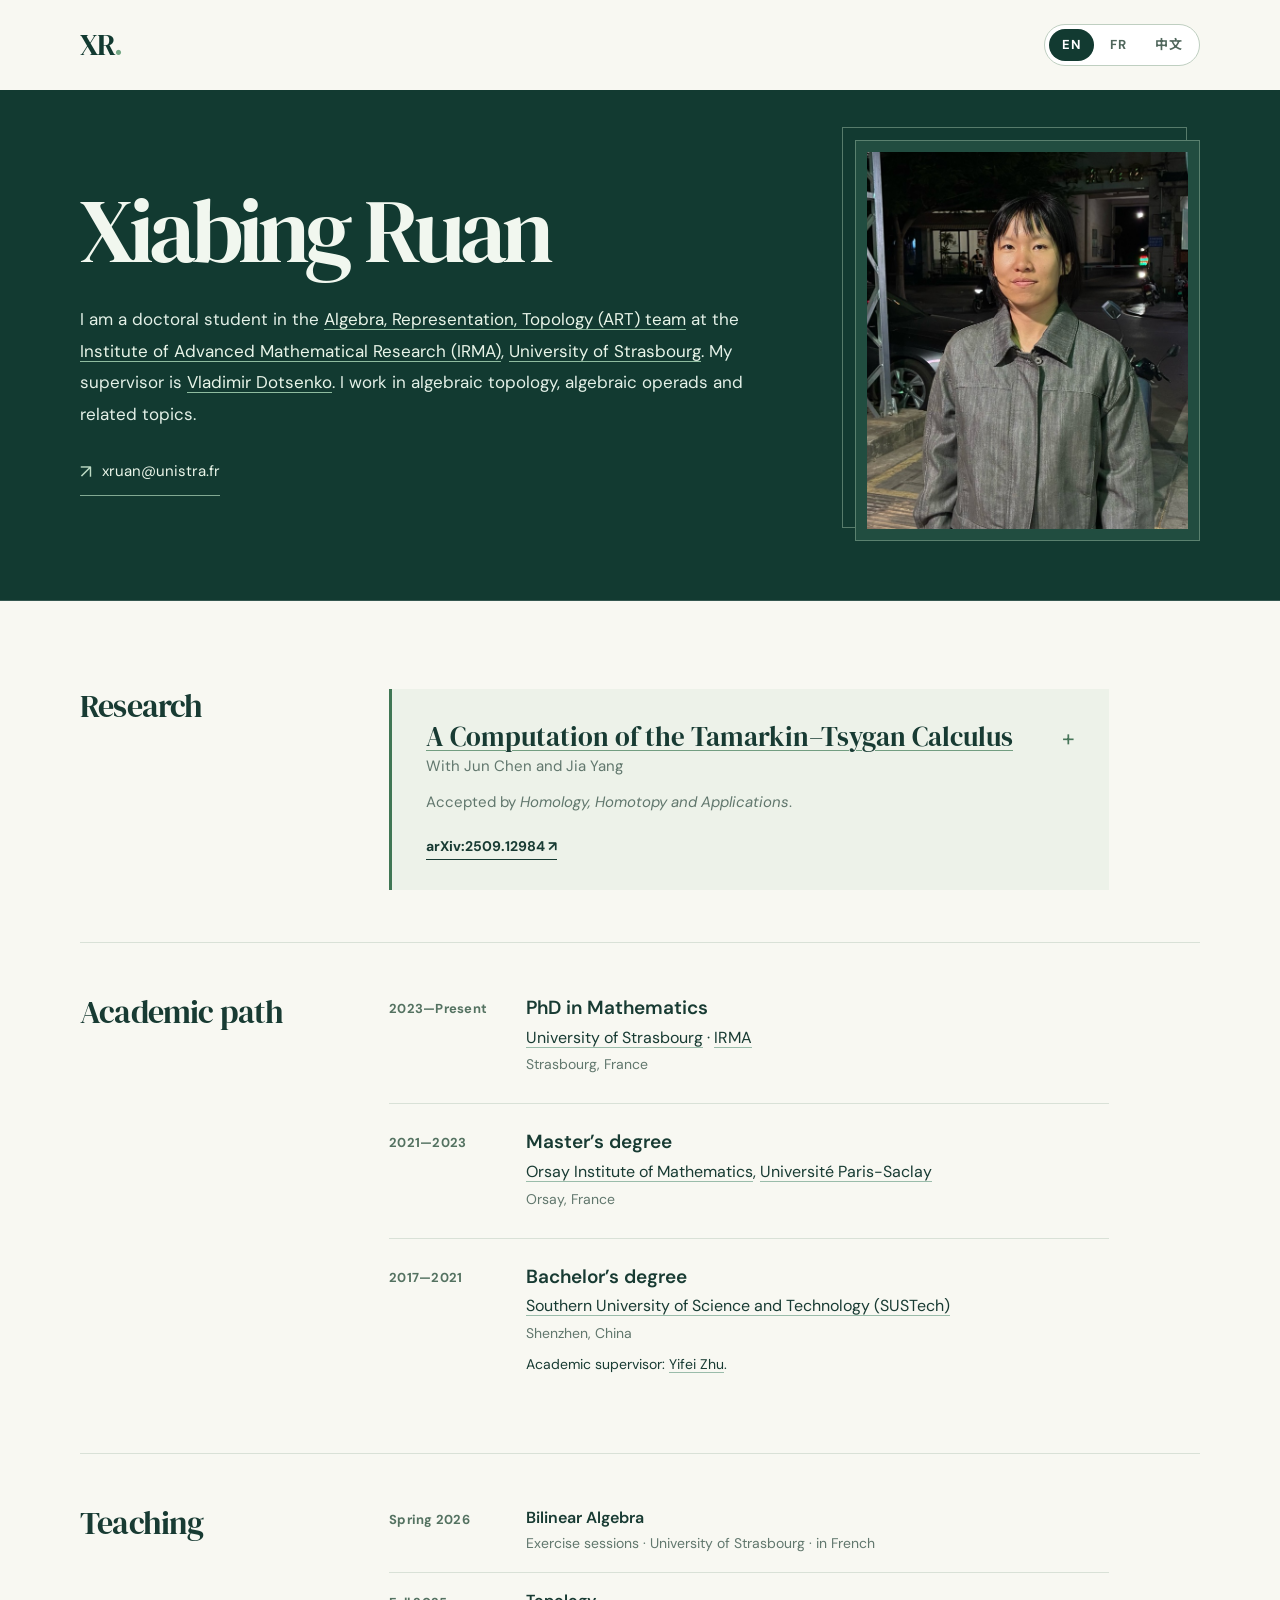
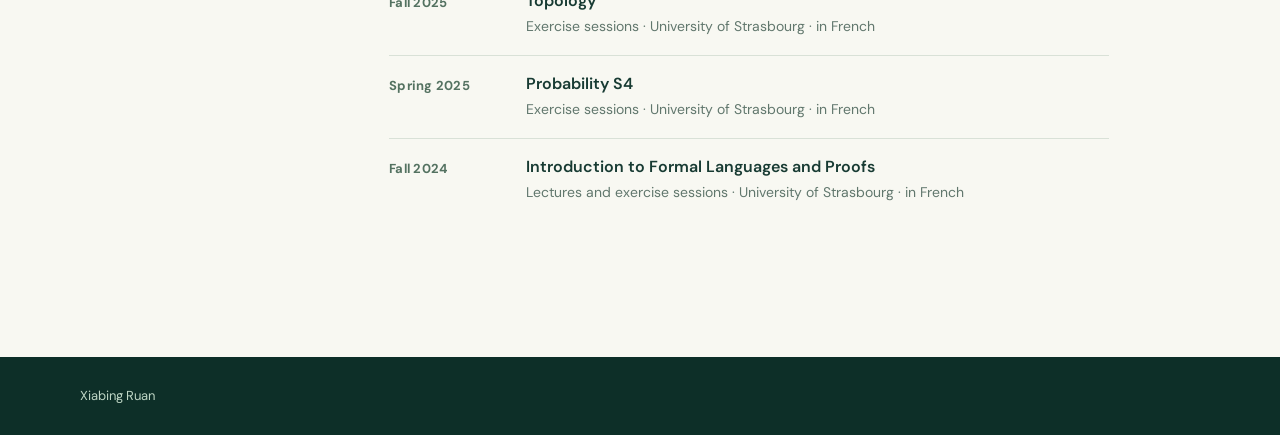
<file: index.html>
<!doctype html>
<html lang="en">
<head>
<meta charset="utf-8"><meta name="viewport" content="width=device-width, initial-scale=1">
<meta name="theme-color" content="#123a31">
<meta name="description" content="PhD student in mathematics — homological algebra, algebraic operads, research and teaching.">
<title>Xiabing Ruan | Mathematics</title>
<link rel="alternate" hreflang="en" href="index.html">
<link rel="alternate" hreflang="fr" href="fr.html">
<link rel="alternate" hreflang="zh-CN" href="zh.html">
<link rel="stylesheet" href="style.css">
</head>
<body class="lang-en">
<a class="skip-link" href="#main">Skip to content</a>
<header class="site-header wrap">
  <a class="wordmark" href="index.html" aria-label="Xiabing Ruan">XR<span class="wordmark-dot">.</span></a>
  <nav class="language-switch" aria-label="Language / Langue / 语言"><a href="index.html" lang="en" hreflang="en" aria-current="page">EN</a><a href="fr.html" lang="fr" hreflang="fr">FR</a><a href="zh.html" lang="zh-CN" hreflang="zh-CN">中文</a></nav>
</header>
<main id="main">
  <section class="hero">
    <div class="wrap hero-grid">
      <div class="hero-copy">
        <h1>Xiabing Ruan</h1>
        <p class="hero-bio">I am a doctoral student in the <a href="https://irma.math.unistra.fr/teams/art.html" target="_blank" rel="noopener noreferrer">Algebra, Representation, Topology (ART) team</a> at the <a href="https://irma.math.unistra.fr/" target="_blank" rel="noopener noreferrer">Institute of Advanced Mathematical Research (IRMA)</a>, <a href="https://en.unistra.fr/" target="_blank" rel="noopener noreferrer">University of Strasbourg</a>. My supervisor is <a href="https://irma.math.unistra.fr/~dotsenko/" target="_blank" rel="noopener noreferrer">Vladimir Dotsenko</a>. I work in algebraic topology, algebraic operads and related topics.</p>
        <a class="email-link" href="mailto:xruan@unistra.fr"><span class="mail-icon" aria-hidden="true">↗</span> xruan@unistra.fr</a>
      </div>
      <div class="portrait-outer"><div class="portrait-frame"><div class="portrait-crop"><img class="portrait-image" src="portrait.jpeg" alt="Portrait of Xiabing Ruan" width="1122" height="1536"></div></div></div>
    </div>
  </section>
  <div class="wrap content-grid">
    <div class="content-main">
      <section class="section-block" id="research"><div class="section-heading"><h2>Research</h2></div><div class="section-content"><article class="paper"><details class="paper-details"><summary><span class="paper-title">A Computation of the Tamarkin–Tsygan Calculus</span></summary><div class="abstract"><p>We compute the full Tamarkin-Tsygan calculus of a Koszul algebra whose global dimension exceeds the number of generators. Our results show that even for algebras possessing an economic presentation and agreeable homological properties, the Hochschild (co)homology, as well as the structure of the Tamarkin--Tsygan calculus may exhibit a rather intricate behavior.</p></div></details><p>With Jun Chen and Jia Yang</p><p class="publication-status">Accepted by <em>Homology, Homotopy and Applications</em>.</p><a class="paper-link" href="https://arxiv.org/abs/2509.12984" target="_blank" rel="noopener noreferrer">arXiv:2509.12984 <span aria-hidden="true">↗</span></a></article></div></section>
      <section class="section-block" id="academic"><div class="section-heading"><h2>Academic path</h2></div><div class="section-content"><ol class="academic-list"><li><span class="years">2023—Present</span><div><h3>PhD in Mathematics</h3><p><a href="https://en.unistra.fr/" target="_blank" rel="noopener noreferrer">University of Strasbourg</a> · <a href="https://irma.math.unistra.fr/" target="_blank" rel="noopener noreferrer">IRMA</a></p><span class="place">Strasbourg, France</span></div></li><li><span class="years">2021—2023</span><div><h3>Master’s degree</h3><p><a href="https://www.imo.universite-paris-saclay.fr/en/" target="_blank" rel="noopener noreferrer">Orsay Institute of Mathematics</a>, <a href="https://www.universite-paris-saclay.fr/en" target="_blank" rel="noopener noreferrer">Université Paris-Saclay</a></p><span class="place">Orsay, France</span></div></li><li><span class="years">2017—2021</span><div><h3>Bachelor’s degree</h3><p><a href="https://www.sustech.edu.cn/en/" target="_blank" rel="noopener noreferrer">Southern University of Science and Technology (SUSTech)</a></p><span class="place">Shenzhen, China</span><p class="academic-note">Academic supervisor: <a href="https://yifeizhu.github.io/" target="_blank" rel="noopener noreferrer">Yifei Zhu</a>.</p></div></li></ol></div></section>
      <section class="section-block" id="teaching"><div class="section-heading"><h2>Teaching</h2></div><div class="section-content"><ul class="teaching-list"><li class="teaching-row"><span class="teaching-date">Spring 2026</span><div><strong>Bilinear Algebra</strong><span>Exercise sessions · University of Strasbourg · in French</span></div></li>
<li class="teaching-row"><span class="teaching-date">Fall 2025</span><div><strong>Topology</strong><span>Exercise sessions · University of Strasbourg · in French</span></div></li>
<li class="teaching-row"><span class="teaching-date">Spring 2025</span><div><strong>Probability S4</strong><span>Exercise sessions · University of Strasbourg · in French</span></div></li>
<li class="teaching-row"><span class="teaching-date">Fall 2024</span><div><strong>Introduction to Formal Languages and Proofs</strong><span>Lectures and exercise sessions · University of Strasbourg · in French</span></div></li></ul></div></section>
    </div>
  </div>
</main>
<footer class="footer"><div class="wrap footer-inner"><span>Xiabing Ruan</span></div></footer>
</body></html>
</file>
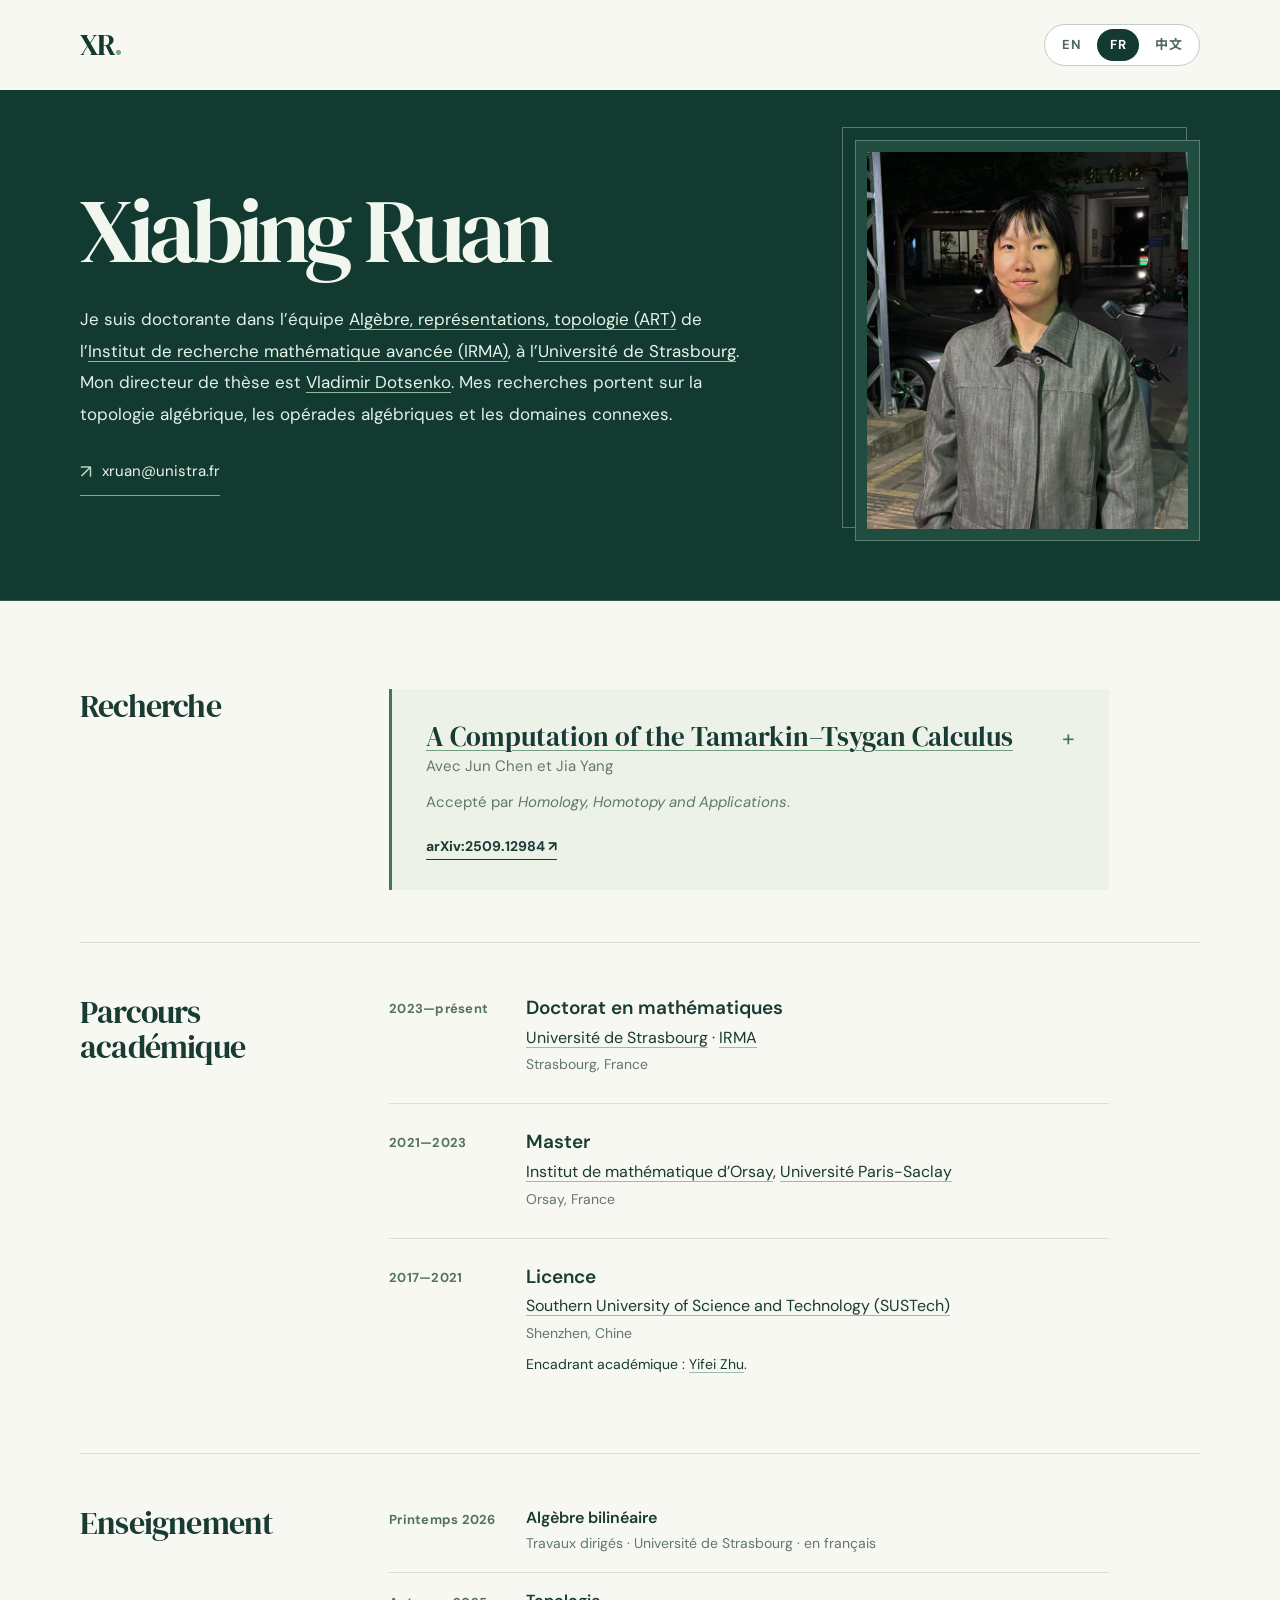
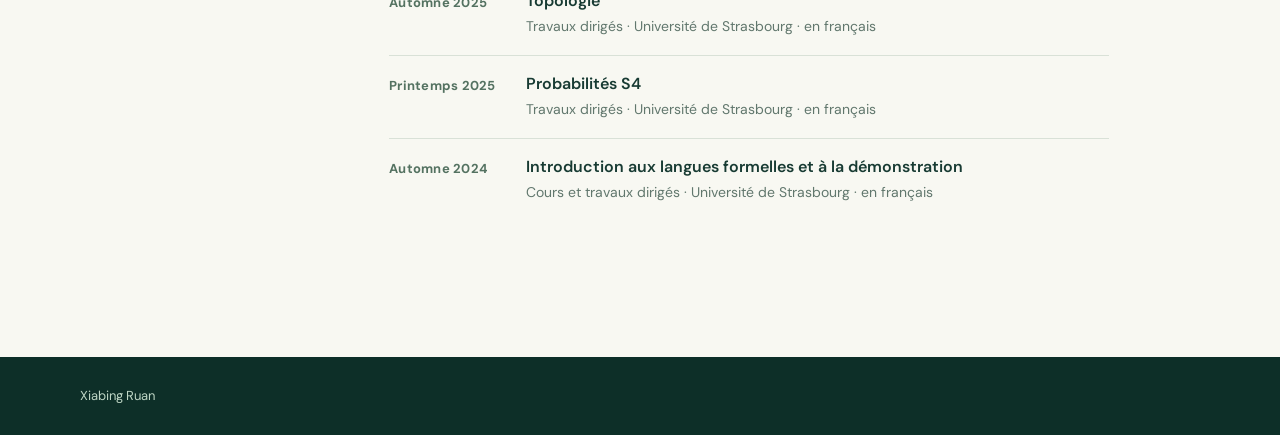
<file: fr.html>
<!doctype html>
<html lang="fr">
<head>
<meta charset="utf-8"><meta name="viewport" content="width=device-width, initial-scale=1">
<meta name="theme-color" content="#123a31">
<meta name="description" content="Doctorante en mathématiques — homological algebra, algebraic operads, research and teaching.">
<title>Xiabing Ruan | Mathématiques</title>
<link rel="alternate" hreflang="en" href="index.html">
<link rel="alternate" hreflang="fr" href="fr.html">
<link rel="alternate" hreflang="zh-CN" href="zh.html">
<link rel="stylesheet" href="style.css">
</head>
<body class="lang-fr">
<a class="skip-link" href="#main">Aller au contenu</a>
<header class="site-header wrap">
  <a class="wordmark" href="index.html" aria-label="Xiabing Ruan">XR<span class="wordmark-dot">.</span></a>
  <nav class="language-switch" aria-label="Language / Langue / 语言"><a href="index.html" lang="en" hreflang="en">EN</a><a href="fr.html" lang="fr" hreflang="fr" aria-current="page">FR</a><a href="zh.html" lang="zh-CN" hreflang="zh-CN">中文</a></nav>
</header>
<main id="main">
  <section class="hero">
    <div class="wrap hero-grid">
      <div class="hero-copy">
        <h1>Xiabing Ruan</h1>
        <p class="hero-bio">Je suis doctorante dans l’équipe <a href="https://irma.math.unistra.fr/teams/art.html" target="_blank" rel="noopener noreferrer">Algèbre, représentations, topologie (ART)</a> de l’<a href="https://irma.math.unistra.fr/" target="_blank" rel="noopener noreferrer">Institut de recherche mathématique avancée (IRMA)</a>, à l’<a href="https://en.unistra.fr/" target="_blank" rel="noopener noreferrer">Université de Strasbourg</a>. Mon directeur de thèse est <a href="https://irma.math.unistra.fr/~dotsenko/" target="_blank" rel="noopener noreferrer">Vladimir Dotsenko</a>. Mes recherches portent sur la topologie algébrique, les opérades algébriques et les domaines connexes.</p>
        <a class="email-link" href="mailto:xruan@unistra.fr"><span class="mail-icon" aria-hidden="true">↗</span> xruan@unistra.fr</a>
      </div>
      <div class="portrait-outer"><div class="portrait-frame"><div class="portrait-crop"><img class="portrait-image" src="portrait.jpeg" alt="Portrait de Xiabing Ruan" width="1122" height="1536"></div></div></div>
    </div>
  </section>
  <div class="wrap content-grid">
    <div class="content-main">
      <section class="section-block" id="research"><div class="section-heading"><h2>Recherche</h2></div><div class="section-content"><article class="paper"><details class="paper-details"><summary><span class="paper-title">A Computation of the Tamarkin–Tsygan Calculus</span></summary><div class="abstract"><p>We compute the full Tamarkin-Tsygan calculus of a Koszul algebra whose global dimension exceeds the number of generators. Our results show that even for algebras possessing an economic presentation and agreeable homological properties, the Hochschild (co)homology, as well as the structure of the Tamarkin--Tsygan calculus may exhibit a rather intricate behavior.</p></div></details><p>Avec Jun Chen et Jia Yang</p><p class="publication-status">Accepté par <em>Homology, Homotopy and Applications</em>.</p><a class="paper-link" href="https://arxiv.org/abs/2509.12984" target="_blank" rel="noopener noreferrer">arXiv:2509.12984 <span aria-hidden="true">↗</span></a></article></div></section>
      <section class="section-block" id="academic"><div class="section-heading"><h2>Parcours académique</h2></div><div class="section-content"><ol class="academic-list"><li><span class="years">2023—présent</span><div><h3>Doctorat en mathématiques</h3><p><a href="https://en.unistra.fr/" target="_blank" rel="noopener noreferrer">Université de Strasbourg</a> · <a href="https://irma.math.unistra.fr/" target="_blank" rel="noopener noreferrer">IRMA</a></p><span class="place">Strasbourg, France</span></div></li><li><span class="years">2021—2023</span><div><h3>Master</h3><p><a href="https://www.imo.universite-paris-saclay.fr/en/" target="_blank" rel="noopener noreferrer">Institut de mathématique d’Orsay</a>, <a href="https://www.universite-paris-saclay.fr/en" target="_blank" rel="noopener noreferrer">Université Paris-Saclay</a></p><span class="place">Orsay, France</span></div></li><li><span class="years">2017—2021</span><div><h3>Licence</h3><p><a href="https://www.sustech.edu.cn/en/" target="_blank" rel="noopener noreferrer">Southern University of Science and Technology (SUSTech)</a></p><span class="place">Shenzhen, Chine</span><p class="academic-note">Encadrant académique : <a href="https://yifeizhu.github.io/" target="_blank" rel="noopener noreferrer">Yifei Zhu</a>.</p></div></li></ol></div></section>
      <section class="section-block" id="teaching"><div class="section-heading"><h2>Enseignement</h2></div><div class="section-content"><ul class="teaching-list"><li class="teaching-row"><span class="teaching-date">Printemps 2026</span><div><strong>Algèbre bilinéaire</strong><span>Travaux dirigés · Université de Strasbourg · en français</span></div></li>
<li class="teaching-row"><span class="teaching-date">Automne 2025</span><div><strong>Topologie</strong><span>Travaux dirigés · Université de Strasbourg · en français</span></div></li>
<li class="teaching-row"><span class="teaching-date">Printemps 2025</span><div><strong>Probabilités S4</strong><span>Travaux dirigés · Université de Strasbourg · en français</span></div></li>
<li class="teaching-row"><span class="teaching-date">Automne 2024</span><div><strong>Introduction aux langues formelles et à la démonstration</strong><span>Cours et travaux dirigés · Université de Strasbourg · en français</span></div></li></ul></div></section>
    </div>
  </div>
</main>
<footer class="footer"><div class="wrap footer-inner"><span>Xiabing Ruan</span></div></footer>
</body></html>
</file>
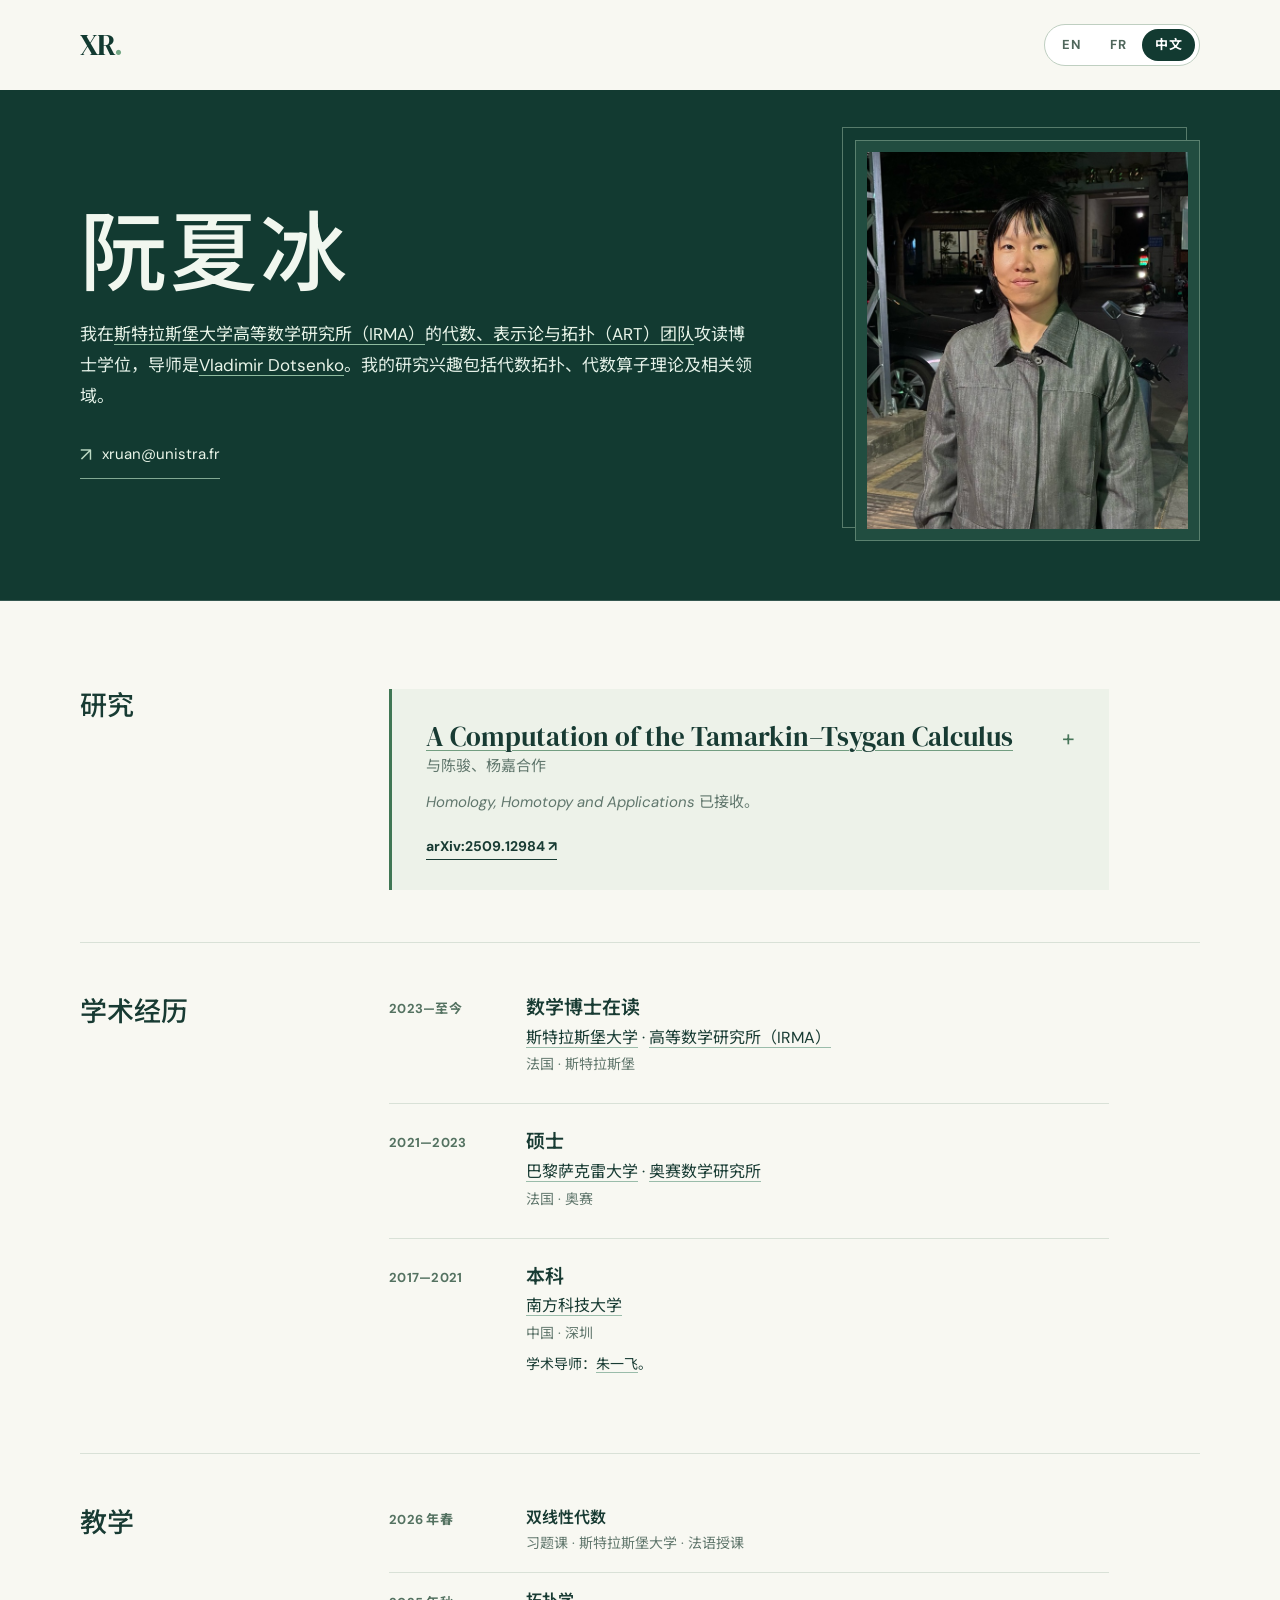
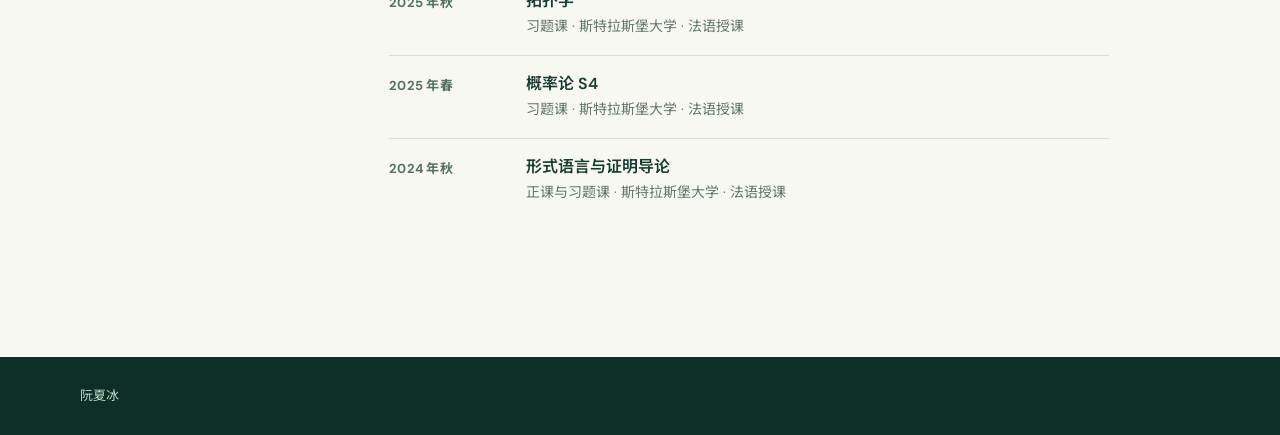
<file: zh.html>
<!doctype html>
<html lang="zh-CN">
<head>
<meta charset="utf-8"><meta name="viewport" content="width=device-width, initial-scale=1">
<meta name="theme-color" content="#123a31">
<meta name="description" content="数学博士生 — homological algebra, algebraic operads, research and teaching.">
<title>阮夏冰 | 数学</title>
<link rel="alternate" hreflang="en" href="index.html">
<link rel="alternate" hreflang="fr" href="fr.html">
<link rel="alternate" hreflang="zh-CN" href="zh.html">
<link rel="stylesheet" href="style.css">
</head>
<body class="lang-zh">
<a class="skip-link" href="#main">跳转到正文</a>
<header class="site-header wrap">
  <a class="wordmark" href="index.html" aria-label="Xiabing Ruan">XR<span class="wordmark-dot">.</span></a>
  <nav class="language-switch" aria-label="Language / Langue / 语言"><a href="index.html" lang="en" hreflang="en">EN</a><a href="fr.html" lang="fr" hreflang="fr">FR</a><a href="zh.html" lang="zh-CN" hreflang="zh-CN" aria-current="page">中文</a></nav>
</header>
<main id="main">
  <section class="hero">
    <div class="wrap hero-grid">
      <div class="hero-copy">
        <h1>阮夏冰</h1>
        <p class="hero-bio">我在<a href="https://en.unistra.fr/" target="_blank" rel="noopener noreferrer">斯特拉斯堡大学</a><a href="https://irma.math.unistra.fr/" target="_blank" rel="noopener noreferrer">高等数学研究所（IRMA）</a>的<a href="https://irma.math.unistra.fr/teams/art.html" target="_blank" rel="noopener noreferrer">代数、表示论与拓扑（ART）团队</a>攻读博士学位，导师是<a href="https://irma.math.unistra.fr/~dotsenko/" target="_blank" rel="noopener noreferrer">Vladimir Dotsenko</a>。我的研究兴趣包括代数拓扑、代数算子理论及相关领域。</p>
        <a class="email-link" href="mailto:xruan@unistra.fr"><span class="mail-icon" aria-hidden="true">↗</span> xruan@unistra.fr</a>
      </div>
      <div class="portrait-outer"><div class="portrait-frame"><div class="portrait-crop"><img class="portrait-image" src="portrait.jpeg" alt="Xiabing Ruan 的肖像" width="1122" height="1536"></div></div></div>
    </div>
  </section>
  <div class="wrap content-grid">
    <div class="content-main">
      <section class="section-block" id="research"><div class="section-heading"><h2>研究</h2></div><div class="section-content"><article class="paper"><details class="paper-details"><summary><span class="paper-title">A Computation of the Tamarkin–Tsygan Calculus</span></summary><div class="abstract"><p>We compute the full Tamarkin-Tsygan calculus of a Koszul algebra whose global dimension exceeds the number of generators. Our results show that even for algebras possessing an economic presentation and agreeable homological properties, the Hochschild (co)homology, as well as the structure of the Tamarkin--Tsygan calculus may exhibit a rather intricate behavior.</p></div></details><p>与陈骏、杨嘉合作</p><p class="publication-status"> <em>Homology, Homotopy and Applications</em> 已接收。</p><a class="paper-link" href="https://arxiv.org/abs/2509.12984" target="_blank" rel="noopener noreferrer">arXiv:2509.12984 <span aria-hidden="true">↗</span></a></article></div></section>
      <section class="section-block" id="academic"><div class="section-heading"><h2>学术经历</h2></div><div class="section-content"><ol class="academic-list"><li><span class="years">2023—至今</span><div><h3>数学博士在读</h3><p><a href="https://en.unistra.fr/" target="_blank" rel="noopener noreferrer">斯特拉斯堡大学</a> · <a href="https://irma.math.unistra.fr/" target="_blank" rel="noopener noreferrer">高等数学研究所（IRMA）</a></p><span class="place">法国 · 斯特拉斯堡</span></div></li><li><span class="years">2021—2023</span><div><h3>硕士</h3><p><a href="https://www.universite-paris-saclay.fr/en" target="_blank" rel="noopener noreferrer">巴黎萨克雷大学</a> · <a href="https://www.imo.universite-paris-saclay.fr/en/" target="_blank" rel="noopener noreferrer">奥赛数学研究所</a></p><span class="place">法国 · 奥赛</span></div></li><li><span class="years">2017—2021</span><div><h3>本科</h3><p><a href="https://www.sustech.edu.cn/en/" target="_blank" rel="noopener noreferrer">南方科技大学</a></p><span class="place">中国 · 深圳</span><p class="academic-note">学术导师：<a href="https://yifeizhu.github.io/" target="_blank" rel="noopener noreferrer">朱一飞</a>。</p></div></li></ol></div></section>
      <section class="section-block" id="teaching"><div class="section-heading"><h2>教学</h2></div><div class="section-content"><ul class="teaching-list"><li class="teaching-row"><span class="teaching-date">2026 年春</span><div><strong>双线性代数</strong><span>习题课 · 斯特拉斯堡大学 · 法语授课</span></div></li>
<li class="teaching-row"><span class="teaching-date">2025 年秋</span><div><strong>拓扑学</strong><span>习题课 · 斯特拉斯堡大学 · 法语授课</span></div></li>
<li class="teaching-row"><span class="teaching-date">2025 年春</span><div><strong>概率论 S4</strong><span>习题课 · 斯特拉斯堡大学 · 法语授课</span></div></li>
<li class="teaching-row"><span class="teaching-date">2024 年秋</span><div><strong>形式语言与证明导论</strong><span>正课与习题课 · 斯特拉斯堡大学 · 法语授课</span></div></li></ul></div></section>
    </div>
  </div>
</main>
<footer class="footer"><div class="wrap footer-inner"><span>阮夏冰</span></div></footer>
</body></html>
</file>
<file: style.css>
@import url('https://fonts.googleapis.com/css2?family=DM+Sans:wght@400;500;600;700&family=DM+Serif+Display:ital@0;1&family=Noto+Sans+SC:wght@400;500;600&display=swap');
:root{--forest:#123a31;--forest-deep:#0d2f28;--mint:#b6d4bf;--cream:#f8f8f2;--ink:#183b33;--muted:#61776d;--line:#d9e1d7;--serif:'DM Serif Display',Georgia,serif;--sans:'DM Sans','Noto Sans SC',sans-serif}
*{box-sizing:border-box}html{scroll-behavior:smooth}body{margin:0;background:var(--cream);color:var(--ink);font-family:var(--sans);font-size:16px;line-height:1.7;-webkit-font-smoothing:antialiased}a{color:inherit;text-underline-offset:.24em}a:hover{color:#28775c}a:focus-visible{outline:2px solid #77bd96;outline-offset:4px}.wrap{width:min(1120px,calc(100% - 80px));margin-inline:auto}.skip-link{position:absolute;z-index:20;top:-100px;left:12px;padding:8px 14px;background:#fff;color:var(--forest)}.skip-link:focus{top:12px}.site-header{height:90px;display:flex;justify-content:space-between;align-items:center}.wordmark{text-decoration:none;font-family:var(--serif);font-size:30px;line-height:1;color:var(--forest);letter-spacing:-.045em}.wordmark:hover{color:var(--forest)}.wordmark-dot{color:#75a886}.language-switch{display:flex;align-items:center;gap:3px;border:1px solid #bfcfc1;border-radius:100px;padding:4px;background:#fff}.language-switch a{font-size:13px;font-weight:700;line-height:1.2;letter-spacing:.03em;text-decoration:none;padding:8px 13px;border-radius:100px;color:#50675c;min-width:42px;text-align:center}.language-switch a:hover{background:#e6f0e8;color:var(--forest)}.language-switch a[aria-current=page]{background:var(--forest);color:#fff}.hero{background:var(--forest);color:#f1f7ef;position:relative;overflow:hidden}.hero:after{content:'';position:absolute;inset:auto 0 0;height:1px;background:rgba(255,255,255,.15)}.hero-grid{min-height:485px;display:grid;grid-template-columns:minmax(0,1.45fr) minmax(250px,.72fr);gap:72px;align-items:center;padding-block:50px 60px}.hero-copy{padding-block:30px}.eyebrow{display:flex;gap:13px;align-items:center;margin:0 0 32px;color:#b5d5c0;font-weight:700;font-size:12px;letter-spacing:.18em}.eyebrow-line{display:block;width:27px;height:1px;background:#b5d5c0}.hero h1{font-family:var(--serif);font-size:clamp(58px,7vw,100px);font-weight:400;letter-spacing:-.055em;line-height:1.02;margin:0 0 28px}.name-alt{display:block;font-family:'Noto Sans SC',var(--sans);font-size:clamp(20px,2.4vw,29px);font-weight:400;color:#b6d1bf;letter-spacing:.12em;margin-top:15px}.lang-zh .hero h1{font-family:'Noto Sans SC',sans-serif;letter-spacing:.035em;font-size:clamp(52px,6.8vw,90px);font-weight:500}.lang-zh .name-alt{font-family:var(--serif);letter-spacing:0}.hero-role{font-family:var(--serif);font-size:clamp(21px,2.5vw,29px);line-height:1.4;margin:0 0 4px}.lang-zh .hero-role{font-family:'Noto Sans SC',sans-serif;font-size:23px}.hero-place{color:#b7cec1;margin:0 0 30px;font-size:15px}.email-link{display:inline-flex;gap:10px;align-items:center;color:#eaf5e9;text-decoration:none;border-bottom:1px solid #82a993;padding-bottom:7px;font-size:15px}.email-link:hover{color:#fff;border-color:#fff}.mail-icon{font-size:19px;color:#bddac4}.portrait-outer{width:100%;max-width:345px;justify-self:end;position:relative}.portrait-outer:before{content:'';position:absolute;border:1px solid rgba(190,221,196,.4);inset:-13px 13px 13px -13px;pointer-events:none}.portrait-frame{aspect-ratio:4/4.65;background:#214d40;border:1px solid rgba(195,225,199,.35);padding:11px}.portrait-placeholder{width:100%;height:100%;display:flex;flex-direction:column;align-items:center;justify-content:center;gap:15px;background:linear-gradient(145deg,#285947,#173c33);color:#aac9b2}.portrait-monogram{font-family:var(--serif);font-size:86px;line-height:1;letter-spacing:-.08em;font-style:italic;opacity:.65}.portrait-caption{font-size:11px;letter-spacing:.18em;text-transform:uppercase}.content-grid{padding-block:36px 84px}.content-main{width:100%}.section-block{display:grid;grid-template-columns:265px minmax(0,1fr);gap:44px;padding-block:52px;border-bottom:1px solid var(--line)}.section-block:last-child{border-bottom:0}.section-heading{display:flex;align-items:baseline;gap:20px}.section-num{color:#6d927a;font-size:12px;letter-spacing:.07em;font-weight:700}.section-heading h2{font-family:var(--serif);font-weight:400;font-size:32px;line-height:1.1;letter-spacing:-.025em;margin:0}.lang-zh .section-heading h2{font-family:'Noto Sans SC',sans-serif;font-weight:500;font-size:27px;letter-spacing:0}.section-content{max-width:720px}.section-content p{margin:0}.bio{font-size:18px;line-height:1.9}.section-content a{text-decoration-color:#9abcaa;text-decoration-thickness:1px}.paper{background:#edf2e9;padding:30px 34px;border-left:3px solid #407755}.meta-label{font-weight:700;letter-spacing:.13em;color:#5b7a63;font-size:12px;margin-bottom:13px!important}.paper h3{font-family:var(--serif);font-weight:400;font-size:27px;line-height:1.3;margin:0 0 11px}.paper h3 a{text-decoration:none}.paper h3 a:hover{text-decoration:underline}.external{font:17px var(--sans);color:#48765a}.paper p:not(.meta-label){color:var(--muted);font-size:15px}.paper-link{display:inline-block;margin-top:20px;font-size:14px;font-weight:700;text-decoration:none;border-bottom:1px solid currentColor}.academic-list,.teaching-list{list-style:none;margin:0;padding:0}.academic-list li{display:grid;grid-template-columns:112px 1fr;gap:25px;padding:0 0 26px}.academic-list li+li{border-top:1px solid var(--line);padding-top:25px}.years,.teaching-date{font-size:13px;letter-spacing:.02em;color:#547261;font-weight:700;padding-top:3px;white-space:nowrap}.academic-list h3{font-size:19px;margin:0 0 3px;line-height:1.4;font-weight:600}.academic-list p{line-height:1.6}.place{color:var(--muted);font-size:14px}.academic-list .academic-note{font-size:14px;margin-top:7px}.teaching-row{display:grid;grid-template-columns:112px 1fr;gap:25px;padding:16px 0;border-top:1px solid var(--line)}.teaching-row:first-child{padding-top:0;border:0}.teaching-row strong{display:block;font-weight:600;line-height:1.5}.teaching-row div span{display:block;font-size:14px;color:var(--muted);margin-top:2px}.footer{background:var(--forest-deep);color:#bed6c5}.footer-inner{padding-block:28px;display:flex;justify-content:space-between;gap:20px;font-size:13px}.footer a{text-decoration:none;color:#e5f1e6}.footer a:hover{text-decoration:underline}
@media(max-width:800px){.wrap{width:min(100% - 40px,640px)}.site-header{height:72px}.hero-grid{grid-template-columns:1fr 190px;gap:25px;min-height:390px}.hero h1{font-size:clamp(48px,7vw,70px)}.portrait-monogram{font-size:62px}.section-block{grid-template-columns:1fr;gap:20px;padding-block:37px}.section-heading h2{font-size:29px}.content-grid{padding-block:15px 50px}}
@media(max-width:600px){.hero-grid{grid-template-columns:1fr;gap:28px;padding-block:40px 45px}.hero-copy{padding:0}.hero h1{font-size:clamp(50px,12vw,70px)}.name-alt{font-size:20px}.eyebrow{margin-bottom:24px}.portrait-outer{width:170px;justify-self:start;margin:2px 0 0 13px}.portrait-outer:before{inset:-8px 8px 8px -8px}.portrait-frame{padding:6px}.portrait-monogram{font-size:47px}.portrait-caption{font-size:9px}.hero-role{font-size:22px}.lang-zh .hero-role{font-size:20px}.bio{font-size:16px}.section-heading{gap:14px}.section-heading h2{font-size:27px}.paper{padding:24px}.paper h3{font-size:24px}.academic-list li,.teaching-row{grid-template-columns:1fr;gap:4px}.footer-inner{flex-wrap:wrap}.language-switch a{padding:7px 10px}}
@media(prefers-reduced-motion:reduce){html{scroll-behavior:auto}}

/* Crop the photo around the subject, preserving the original image. */
.portrait-frame{position:relative;overflow:hidden}
.portrait-crop{position:absolute;inset:11px;overflow:hidden}
.portrait-image{display:block;width:100%;height:100%;object-fit:cover;object-position:center 58%;transform:scale(1.65);transform-origin:center 46%}
@media(max-width:600px){.portrait-crop{inset:6px}}

.paper .publication-status{margin-top:10px;color:var(--ink)}

/* Biography in the hero and expandable paper abstract */
.hero-bio{max-width:680px;margin:0 0 26px;color:#e3f0e7;font-size:17px;line-height:1.85}
.hero-bio a{color:#e9f5e9;text-decoration-color:#8fbca0}
.hero-bio a:hover{color:#fff;text-decoration-color:#fff}
.paper-details summary{display:flex;align-items:baseline;justify-content:space-between;gap:20px;cursor:pointer;list-style:none;font-family:var(--serif);font-size:27px;line-height:1.3}
.paper-details summary::-webkit-details-marker{display:none}
.paper-details summary::after{content:'+';font-family:var(--sans);font-size:23px;color:#48765a;flex:none}
.paper-details[open] summary::after{content:'−'}
.paper-details .paper-title{text-decoration:underline;text-decoration-color:#739e81;text-decoration-thickness:1px;text-underline-offset:.16em}
.paper-details summary:hover .paper-title{text-decoration-color:currentColor;text-decoration-thickness:2px}
.paper-details summary:focus-visible{outline:2px solid #48765a;outline-offset:5px}
.abstract{padding:18px 0 2px;border-bottom:1px solid #cfdbcf}
.abstract p{margin:0 0 18px!important;color:var(--ink)!important;font-size:16px!important;line-height:1.75}
@media(max-width:600px){.hero-bio{font-size:16px}.paper-details summary{font-size:24px}}
</file>
